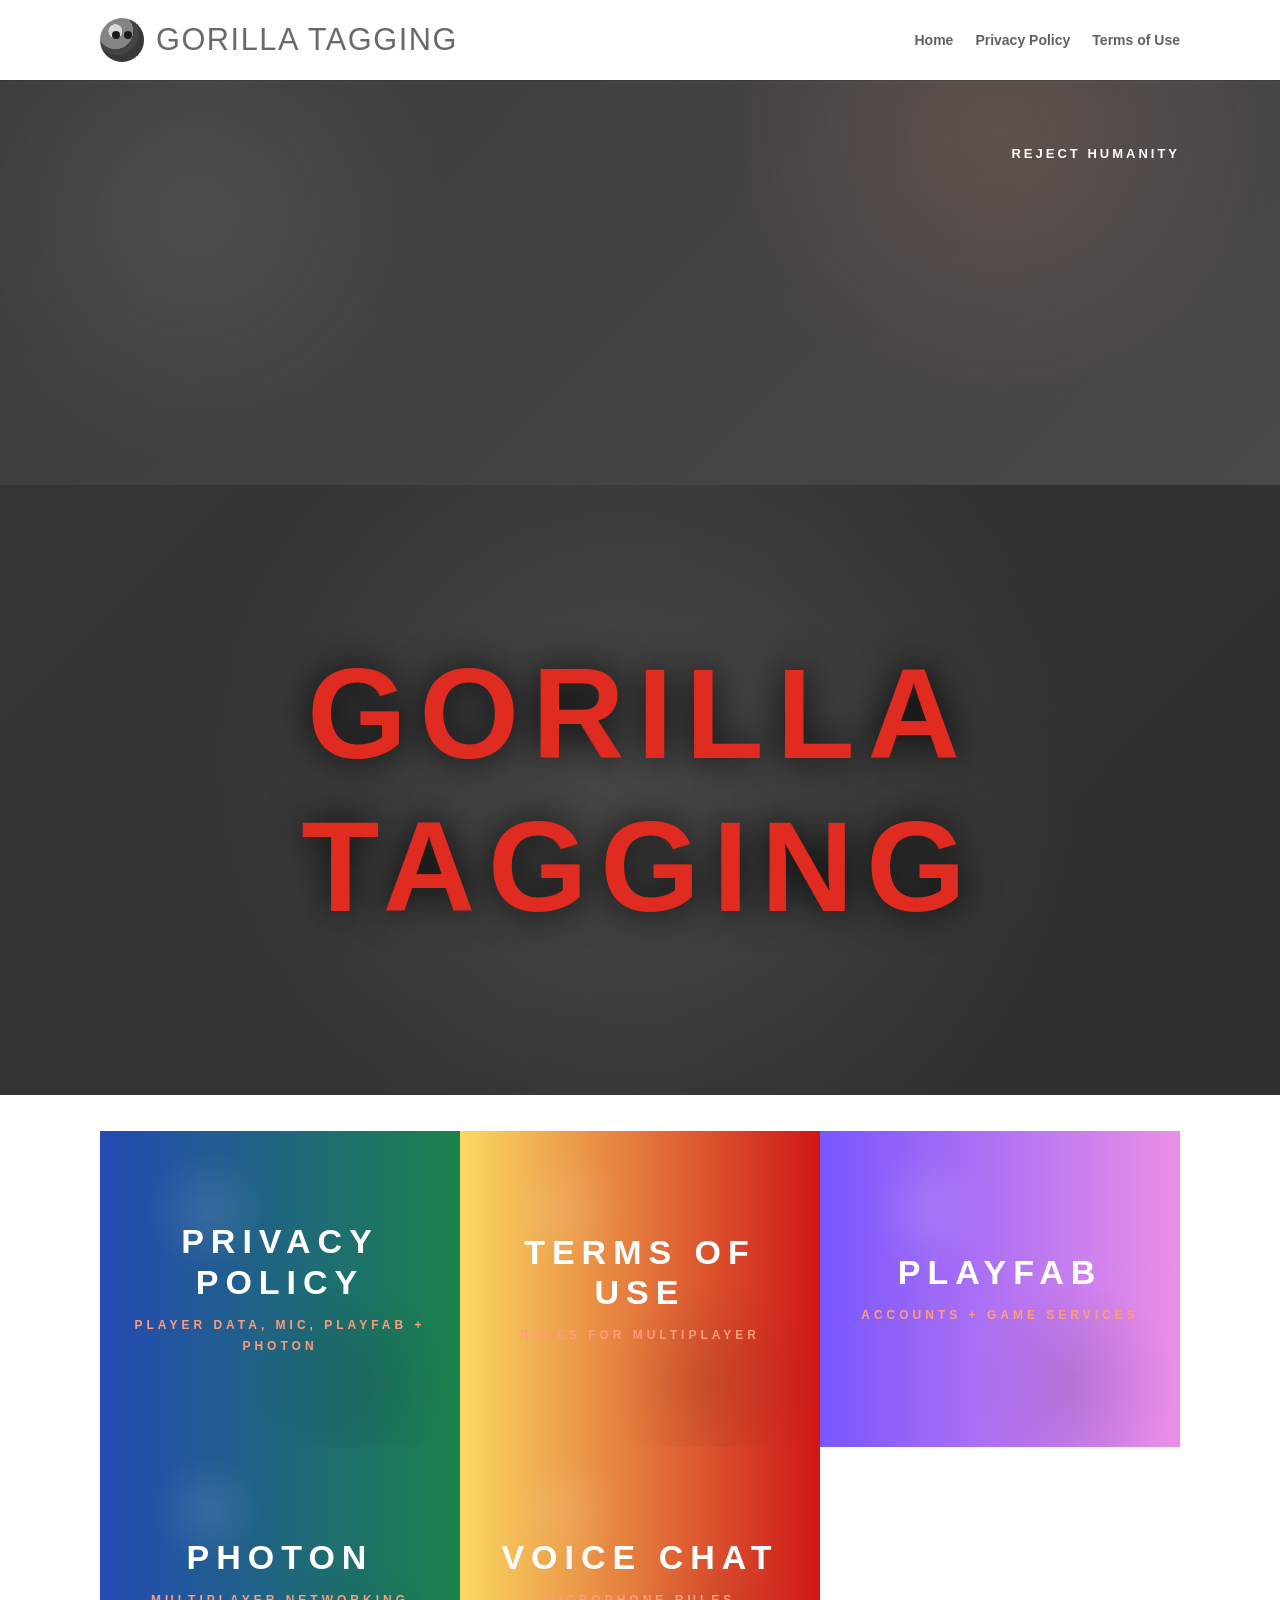
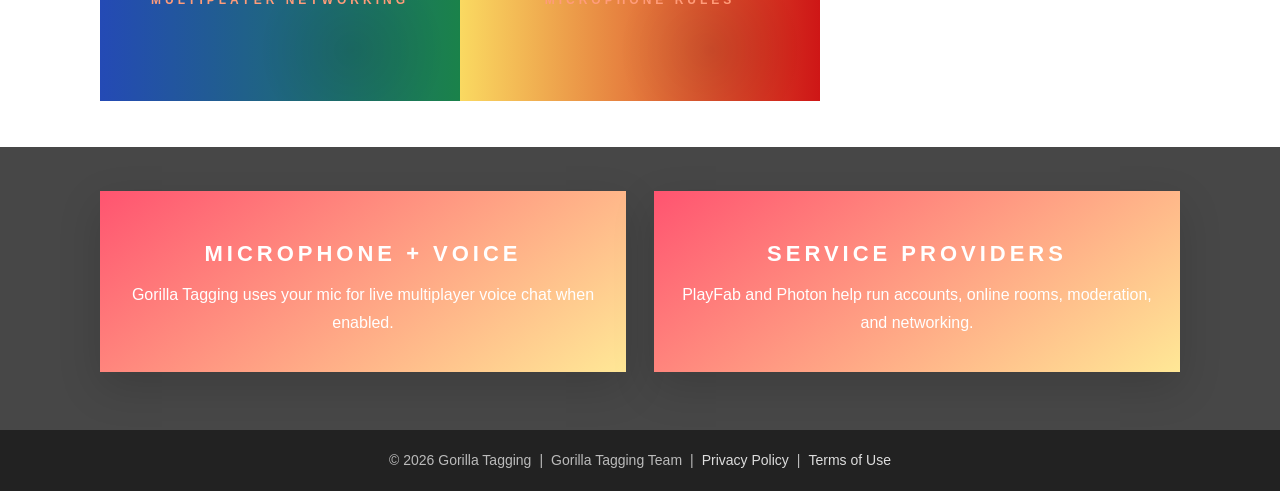
<file: index.html>
<!DOCTYPE html>
<html lang="en-US">
<head>
  <meta charset="UTF-8">
  <meta name="viewport" content="width=device-width, initial-scale=1.0">
  <meta name="description" content="Official policy site for the VR multiplayer game Gorilla Tagging.">
  <title>Gorilla Tagging | Reject Humanity</title>
  <link rel="icon" href="assets/favicon.svg" type="image/svg+xml">
  <link rel="stylesheet" href="assets/style.css">
</head>
<body>
<header id="main-header">
  <div class="container navbar">
    <a class="logo" href="./" aria-label="Gorilla Tagging home">
      <span class="logo-mark" aria-hidden="true"></span>
      <span>Gorilla Tagging</span>
    </a>
    <button class="menu-toggle" aria-label="Open navigation" aria-expanded="false">Select Page ☰</button>
    <ul class="navlinks">
      <li><a href="./">Home</a></li>
      <li><a href="privacy-policy/">Privacy Policy</a></li>
      <li><a href="terms-of-use/">Terms of Use</a></li>
    </ul>
  </div>
</header>
<main>
  <section class="hero-top">
    <h2 class="reject">Reject Humanity</h2>
  </section>
  <section class="brand-section" aria-labelledby="brand-title">
    <h1 id="brand-title">Gorilla Tagging</h1>
  </section>
  <section class="tile-section" aria-label="Helpful links">
    <div class="container tile-grid">
      <a class="tile" href="privacy-policy/"><span><h2>Privacy Policy</h2><small>Player data, mic, PlayFab + Photon</small></span></a>
      <a class="tile" href="terms-of-use/"><span><h2>Terms of Use</h2><small>Rules for multiplayer</small></span></a>
      <a class="tile" href="https://developer.microsoft.com/en-us/games/products/playfab/" rel="noopener"><span><h2>PlayFab</h2><small>Accounts + game services</small></span></a>
      <a class="tile" href="https://www.photonengine.com/" rel="noopener"><span><h2>Photon</h2><small>Multiplayer networking</small></span></a>
      <a class="tile" href="terms-of-use/#voice-chat"><span><h2>Voice Chat</h2><small>Microphone rules</small></span></a>
    </div>
  </section>
  <section class="info-band">
    <div class="container info-grid">
      <a class="info-card" href="privacy-policy/#microphone-and-voice-chat"><h2>Microphone + Voice</h2><p>Gorilla Tagging uses your mic for live multiplayer voice chat when enabled.</p></a>
      <a class="info-card" href="privacy-policy/#third-party-services"><h2>Service Providers</h2><p>PlayFab and Photon help run accounts, online rooms, moderation, and networking.</p></a>
    </div>
  </section>
</main>
<footer id="main-footer">
  <div class="container footerline">
    <span>© 2026 Gorilla Tagging</span><span>|</span>
    <span>Gorilla Tagging Team</span><span>|</span>
    <a href="privacy-policy/">Privacy Policy</a><span>|</span>
    <a href="terms-of-use/">Terms of Use</a>
  </div>
</footer>
<script src="assets/site.js"></script>
</body>
</html>
</file>
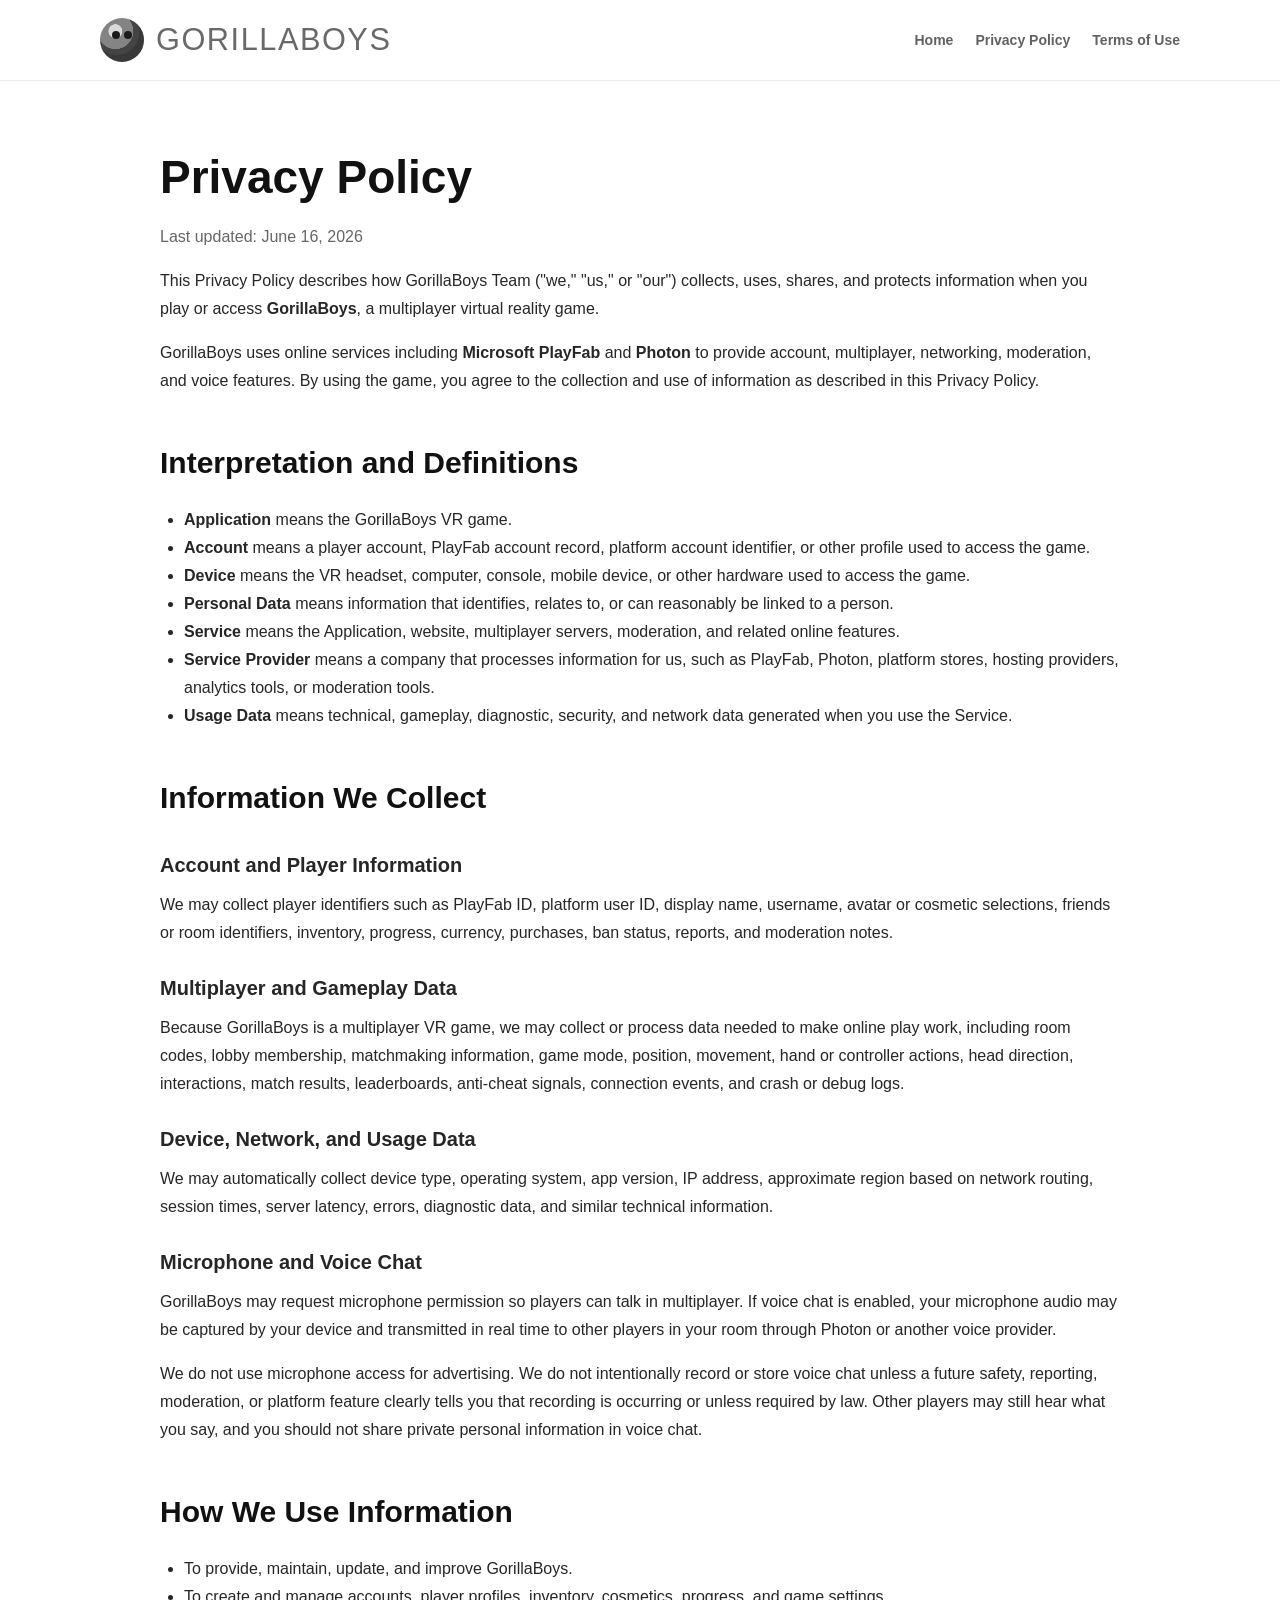
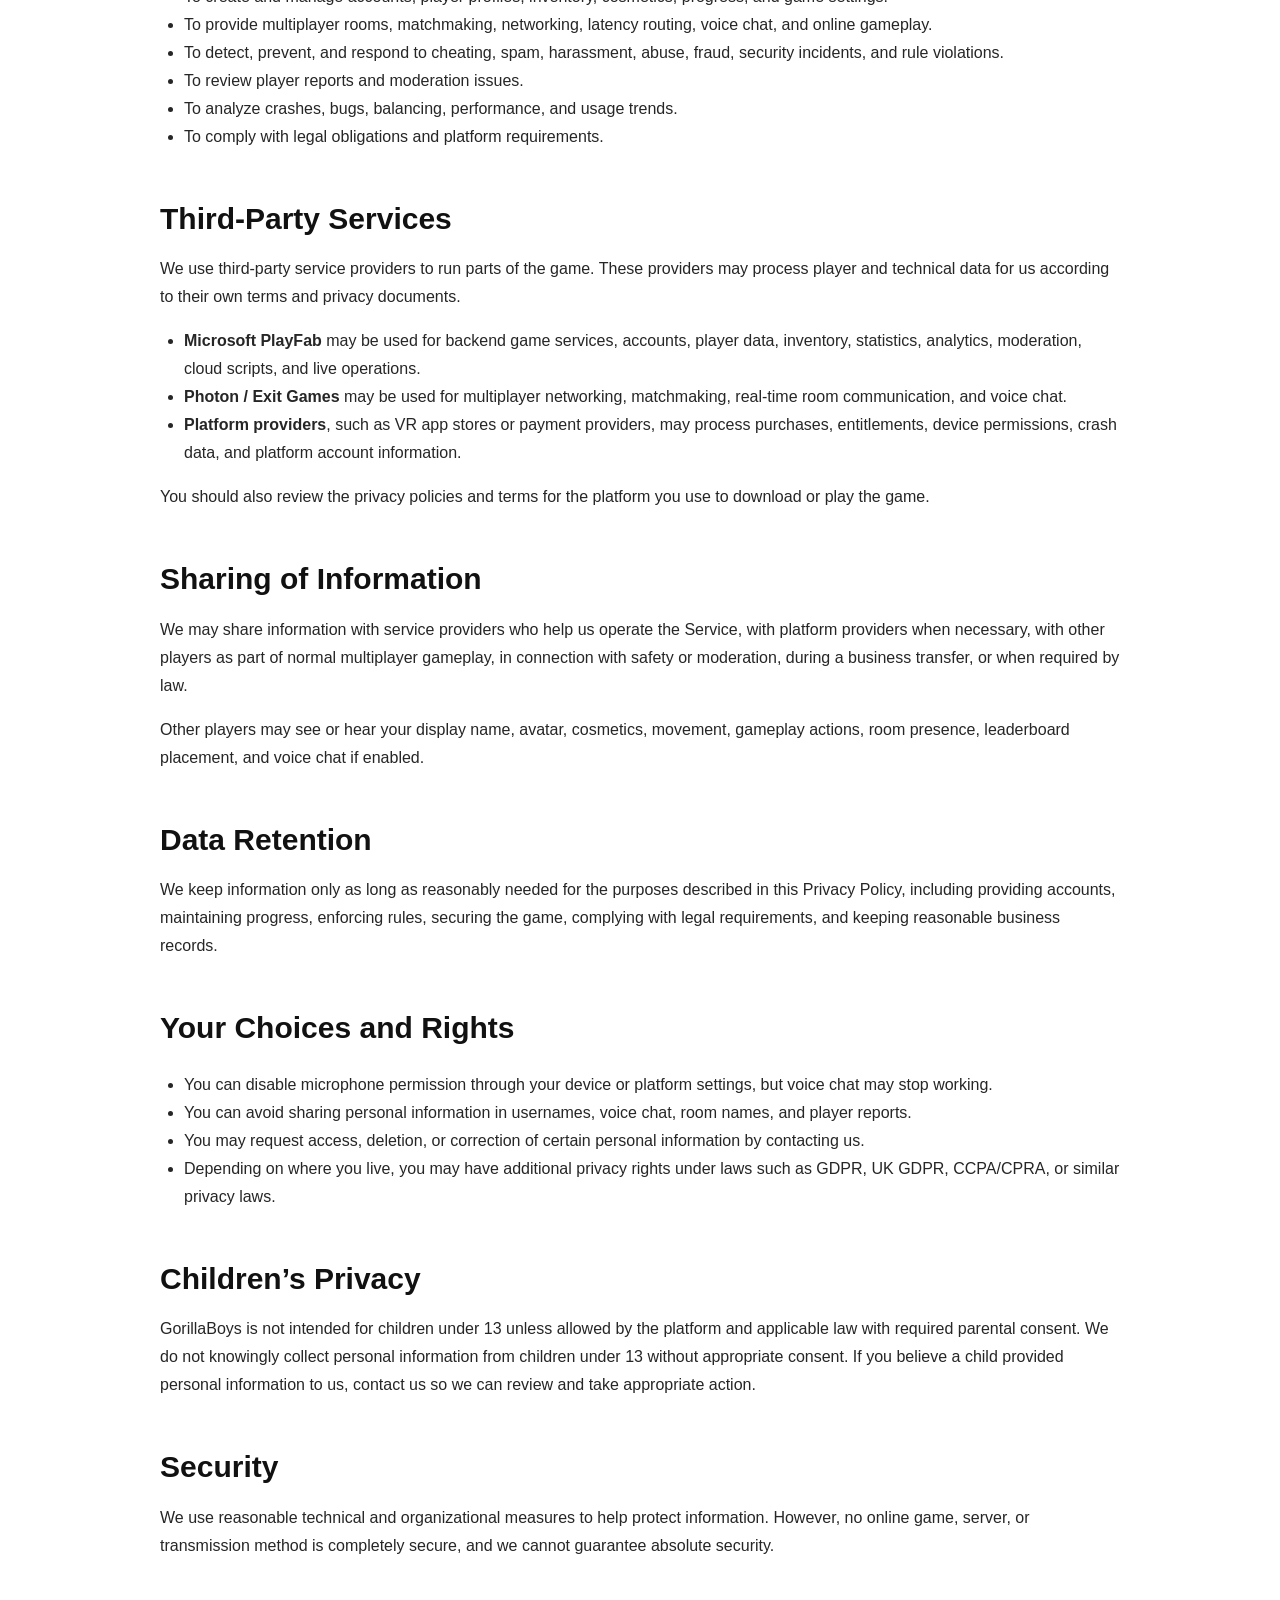
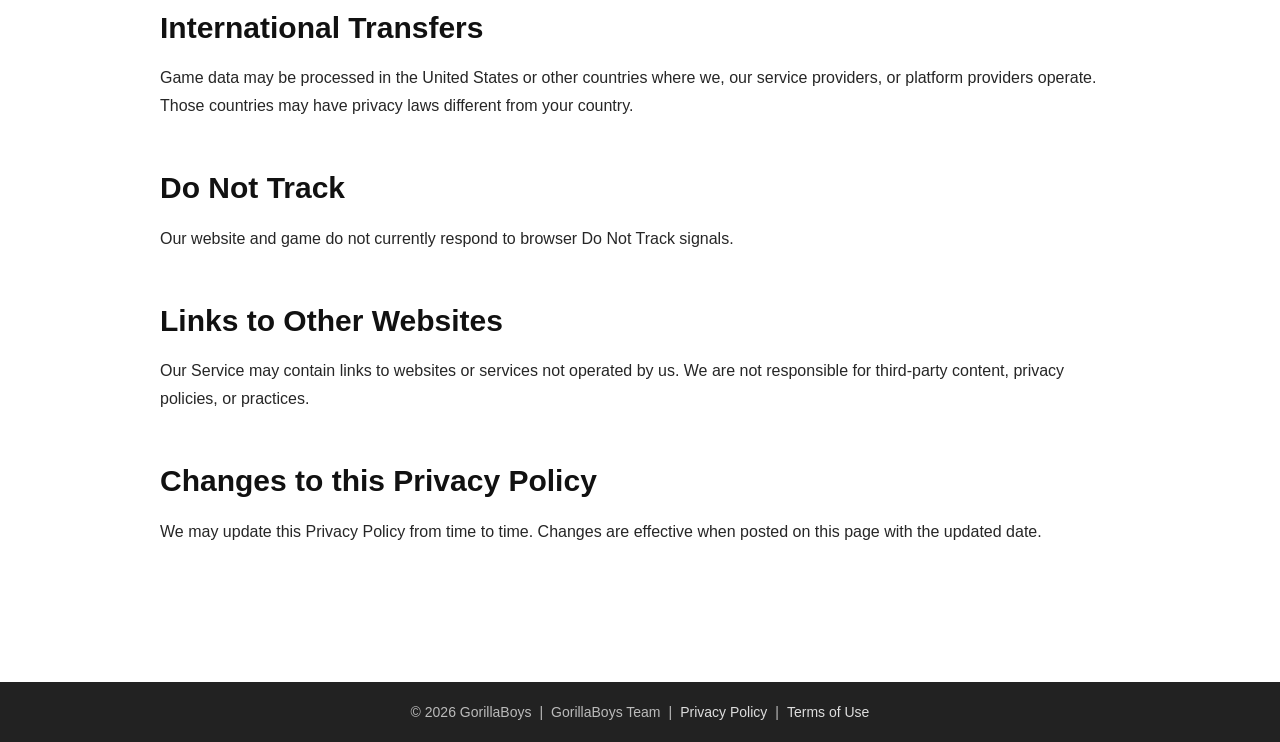
<file: privacy-policy/index.html>
<!DOCTYPE html>
<html lang="en-US">
<head>
  <meta charset="UTF-8">
  <meta name="viewport" content="width=device-width, initial-scale=1.0">
  <meta name="description" content="Privacy Policy for GorillaBoys, a multiplayer VR game using PlayFab, Photon, and microphone voice chat.">
  <title>Privacy Policy | GorillaBoys</title>
  <link rel="icon" href="../assets/favicon.svg" type="image/svg+xml">
  <link rel="stylesheet" href="../assets/style.css">
</head>
<body>
<header id="main-header">
  <div class="container navbar">
    <a class="logo" href="../" aria-label="GorillaBoys home">
      <span class="logo-mark" aria-hidden="true"></span>
      <span>GorillaBoys</span>
    </a>
    <button class="menu-toggle" aria-label="Open navigation" aria-expanded="false">Select Page ☰</button>
    <ul class="navlinks">
      <li><a href="../">Home</a></li>
      <li><a href="../privacy-policy/" aria-current="page">Privacy Policy</a></li>
      <li><a href="../terms-of-use/">Terms of Use</a></li>
    </ul>
  </div>
</header>

<main class="legal-page">
  <article class="legal-wrap">

    <h1>Privacy Policy</h1>
    <p class="updated">Last updated: June 16, 2026</p>

    <p>This Privacy Policy describes how GorillaBoys Team ("we," "us," or "our") collects, uses, shares, and protects information when you play or access <strong>GorillaBoys</strong>, a multiplayer virtual reality game.</p>

    <p>GorillaBoys uses online services including <strong>Microsoft PlayFab</strong> and <strong>Photon</strong> to provide account, multiplayer, networking, moderation, and voice features. By using the game, you agree to the collection and use of information as described in this Privacy Policy.</p>

    <h2>Interpretation and Definitions</h2>
    <ul>
      <li><strong>Application</strong> means the GorillaBoys VR game.</li>
      <li><strong>Account</strong> means a player account, PlayFab account record, platform account identifier, or other profile used to access the game.</li>
      <li><strong>Device</strong> means the VR headset, computer, console, mobile device, or other hardware used to access the game.</li>
      <li><strong>Personal Data</strong> means information that identifies, relates to, or can reasonably be linked to a person.</li>
      <li><strong>Service</strong> means the Application, website, multiplayer servers, moderation, and related online features.</li>
      <li><strong>Service Provider</strong> means a company that processes information for us, such as PlayFab, Photon, platform stores, hosting providers, analytics tools, or moderation tools.</li>
      <li><strong>Usage Data</strong> means technical, gameplay, diagnostic, security, and network data generated when you use the Service.</li>
    </ul>

    <h2>Information We Collect</h2>

    <h3>Account and Player Information</h3>
    <p>We may collect player identifiers such as PlayFab ID, platform user ID, display name, username, avatar or cosmetic selections, friends or room identifiers, inventory, progress, currency, purchases, ban status, reports, and moderation notes.</p>

    <h3>Multiplayer and Gameplay Data</h3>
    <p>Because GorillaBoys is a multiplayer VR game, we may collect or process data needed to make online play work, including room codes, lobby membership, matchmaking information, game mode, position, movement, hand or controller actions, head direction, interactions, match results, leaderboards, anti-cheat signals, connection events, and crash or debug logs.</p>

    <h3>Device, Network, and Usage Data</h3>
    <p>We may automatically collect device type, operating system, app version, IP address, approximate region based on network routing, session times, server latency, errors, diagnostic data, and similar technical information.</p>

    <h3 id="microphone-and-voice-chat">Microphone and Voice Chat</h3>
    <p>GorillaBoys may request microphone permission so players can talk in multiplayer. If voice chat is enabled, your microphone audio may be captured by your device and transmitted in real time to other players in your room through Photon or another voice provider.</p>

    <p>We do not use microphone access for advertising. We do not intentionally record or store voice chat unless a future safety, reporting, moderation, or platform feature clearly tells you that recording is occurring or unless required by law. Other players may still hear what you say, and you should not share private personal information in voice chat.</p>

    <h2>How We Use Information</h2>
    <ul>
      <li>To provide, maintain, update, and improve GorillaBoys.</li>
      <li>To create and manage accounts, player profiles, inventory, cosmetics, progress, and game settings.</li>
      <li>To provide multiplayer rooms, matchmaking, networking, latency routing, voice chat, and online gameplay.</li>
      <li>To detect, prevent, and respond to cheating, spam, harassment, abuse, fraud, security incidents, and rule violations.</li>
      <li>To review player reports and moderation issues.</li>
      <li>To analyze crashes, bugs, balancing, performance, and usage trends.</li>
      <li>To comply with legal obligations and platform requirements.</li>
    </ul>

    <h2 id="third-party-services">Third-Party Services</h2>
    <p>We use third-party service providers to run parts of the game. These providers may process player and technical data for us according to their own terms and privacy documents.</p>

    <ul>
      <li><strong>Microsoft PlayFab</strong> may be used for backend game services, accounts, player data, inventory, statistics, analytics, moderation, cloud scripts, and live operations.</li>
      <li><strong>Photon / Exit Games</strong> may be used for multiplayer networking, matchmaking, real-time room communication, and voice chat.</li>
      <li><strong>Platform providers</strong>, such as VR app stores or payment providers, may process purchases, entitlements, device permissions, crash data, and platform account information.</li>
    </ul>

    <p>You should also review the privacy policies and terms for the platform you use to download or play the game.</p>

    <h2>Sharing of Information</h2>
    <p>We may share information with service providers who help us operate the Service, with platform providers when necessary, with other players as part of normal multiplayer gameplay, in connection with safety or moderation, during a business transfer, or when required by law.</p>

    <p>Other players may see or hear your display name, avatar, cosmetics, movement, gameplay actions, room presence, leaderboard placement, and voice chat if enabled.</p>

    <h2>Data Retention</h2>
    <p>We keep information only as long as reasonably needed for the purposes described in this Privacy Policy, including providing accounts, maintaining progress, enforcing rules, securing the game, complying with legal requirements, and keeping reasonable business records.</p>

    <h2>Your Choices and Rights</h2>
    <ul>
      <li>You can disable microphone permission through your device or platform settings, but voice chat may stop working.</li>
      <li>You can avoid sharing personal information in usernames, voice chat, room names, and player reports.</li>
      <li>You may request access, deletion, or correction of certain personal information by contacting us.</li>
      <li>Depending on where you live, you may have additional privacy rights under laws such as GDPR, UK GDPR, CCPA/CPRA, or similar privacy laws.</li>
    </ul>

    <h2>Children’s Privacy</h2>
    <p>GorillaBoys is not intended for children under 13 unless allowed by the platform and applicable law with required parental consent. We do not knowingly collect personal information from children under 13 without appropriate consent. If you believe a child provided personal information to us, contact us so we can review and take appropriate action.</p>

    <h2>Security</h2>
    <p>We use reasonable technical and organizational measures to help protect information. However, no online game, server, or transmission method is completely secure, and we cannot guarantee absolute security.</p>

    <h2>International Transfers</h2>
    <p>Game data may be processed in the United States or other countries where we, our service providers, or platform providers operate. Those countries may have privacy laws different from your country.</p>

    <h2>Do Not Track</h2>
    <p>Our website and game do not currently respond to browser Do Not Track signals.</p>

    <h2>Links to Other Websites</h2>
    <p>Our Service may contain links to websites or services not operated by us. We are not responsible for third-party content, privacy policies, or practices.</p>

    <h2>Changes to this Privacy Policy</h2>
    <p>We may update this Privacy Policy from time to time. Changes are effective when posted on this page with the updated date.</p>

  </article>
</main>

<footer id="main-footer">
  <div class="container footerline">
    <span>© 2026 GorillaBoys</span><span>|</span>
    <span>GorillaBoys Team</span><span>|</span>
    <a href="../privacy-policy/">Privacy Policy</a><span>|</span>
    <a href="../terms-of-use/">Terms of Use</a>
  </div>
</footer>

<script src="../assets/site.js"></script>
</body>
</html>
</file>
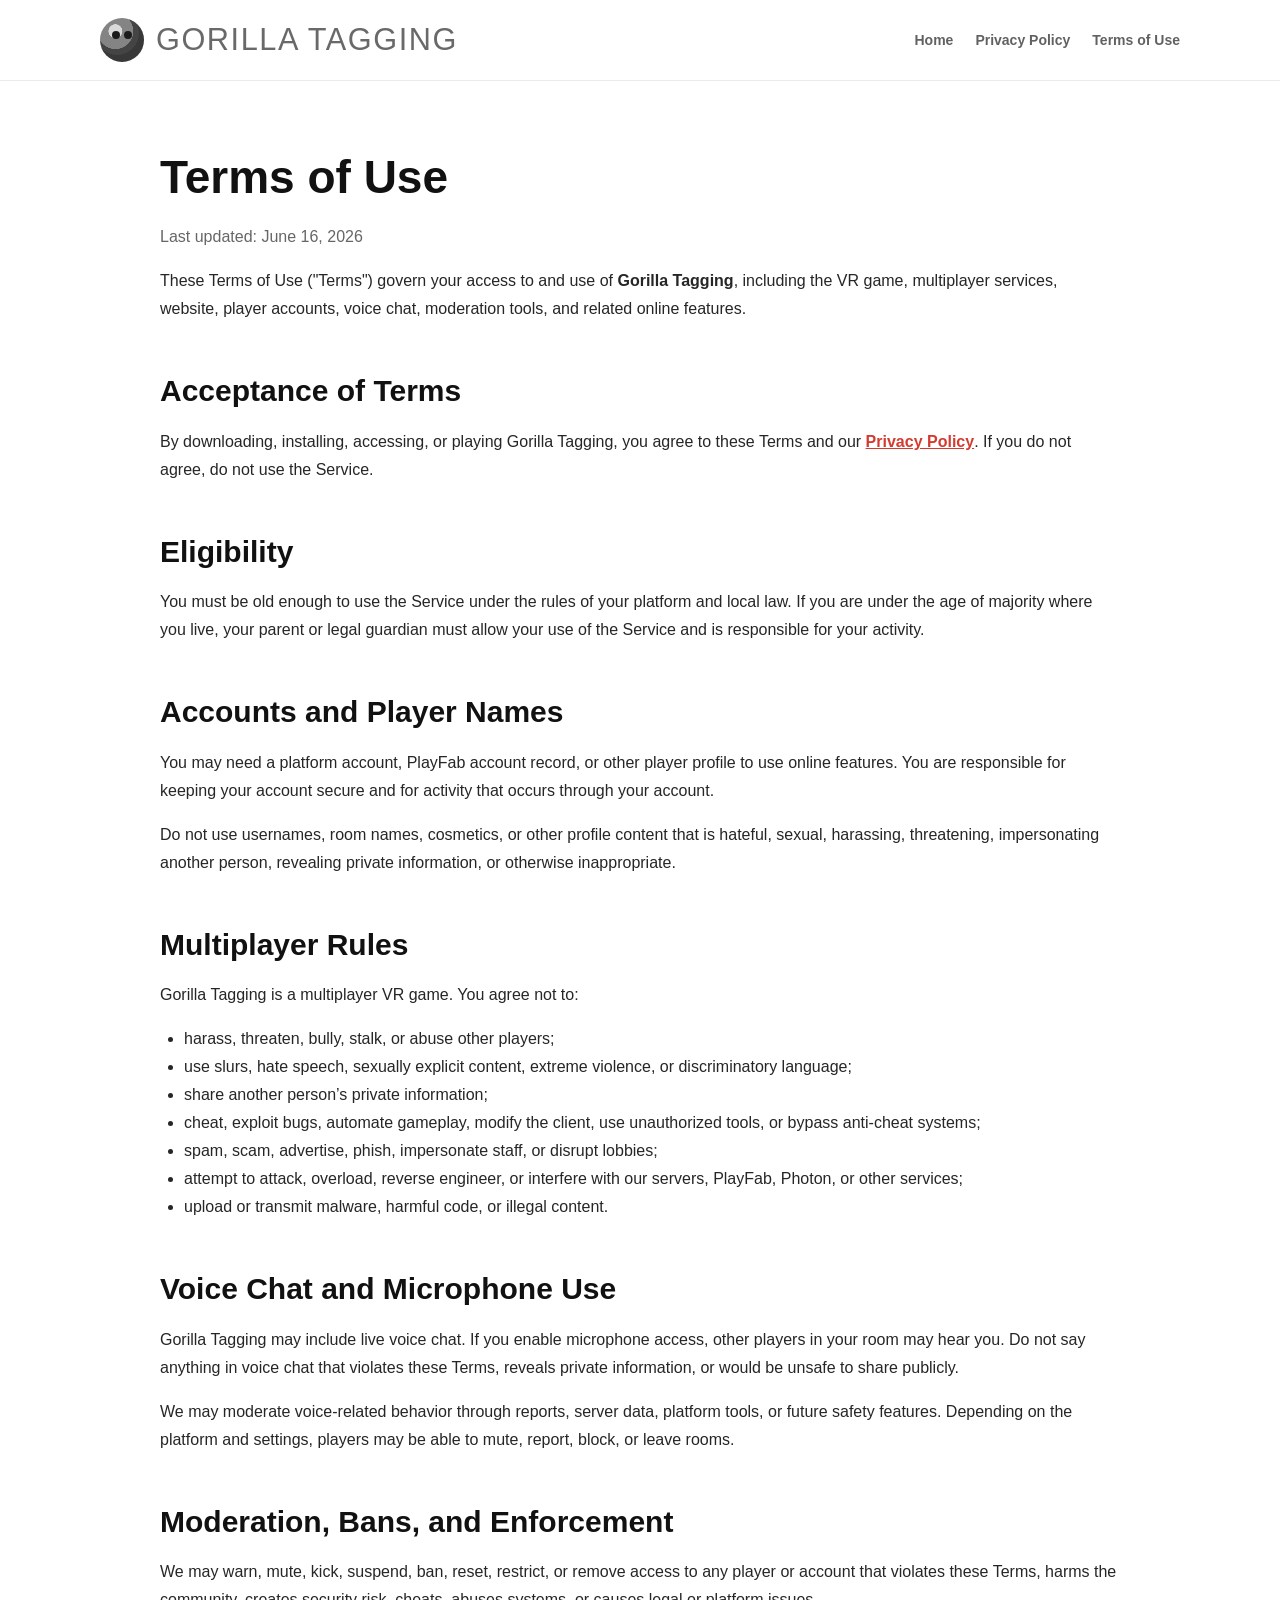
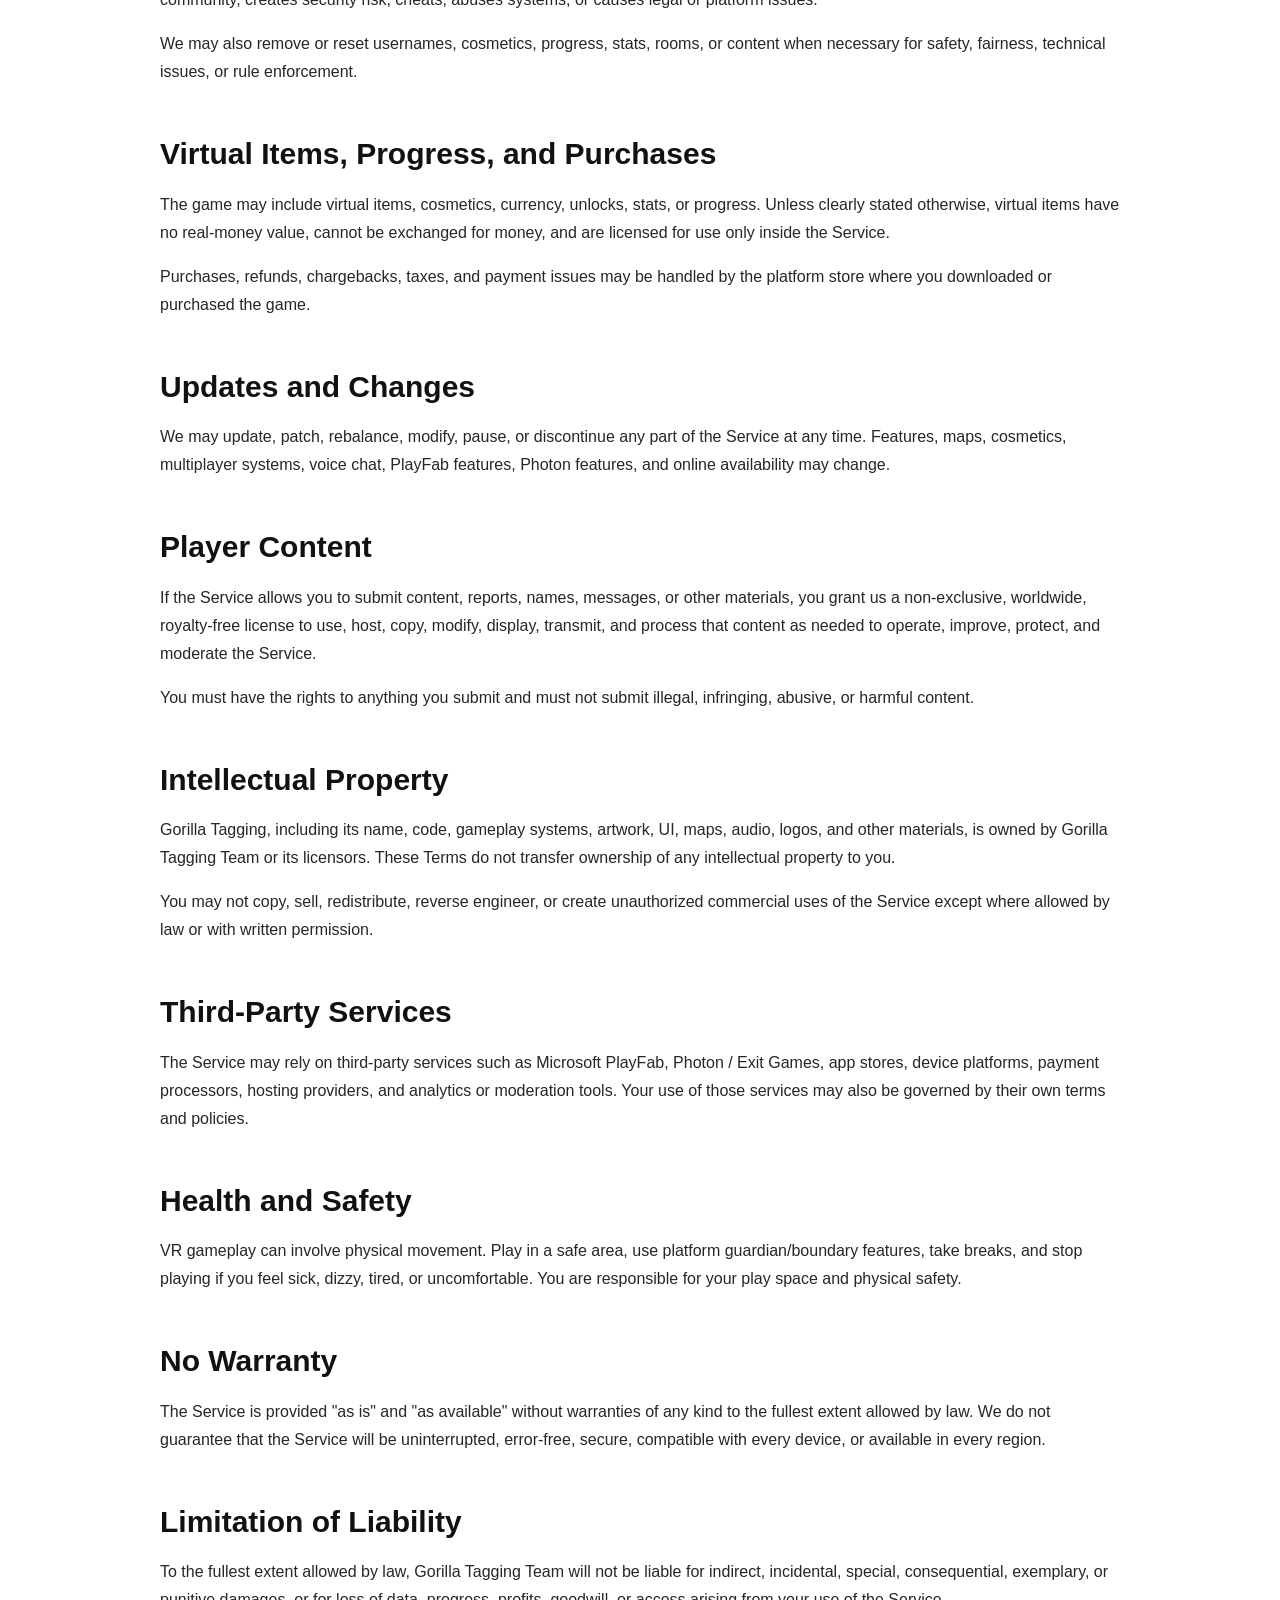
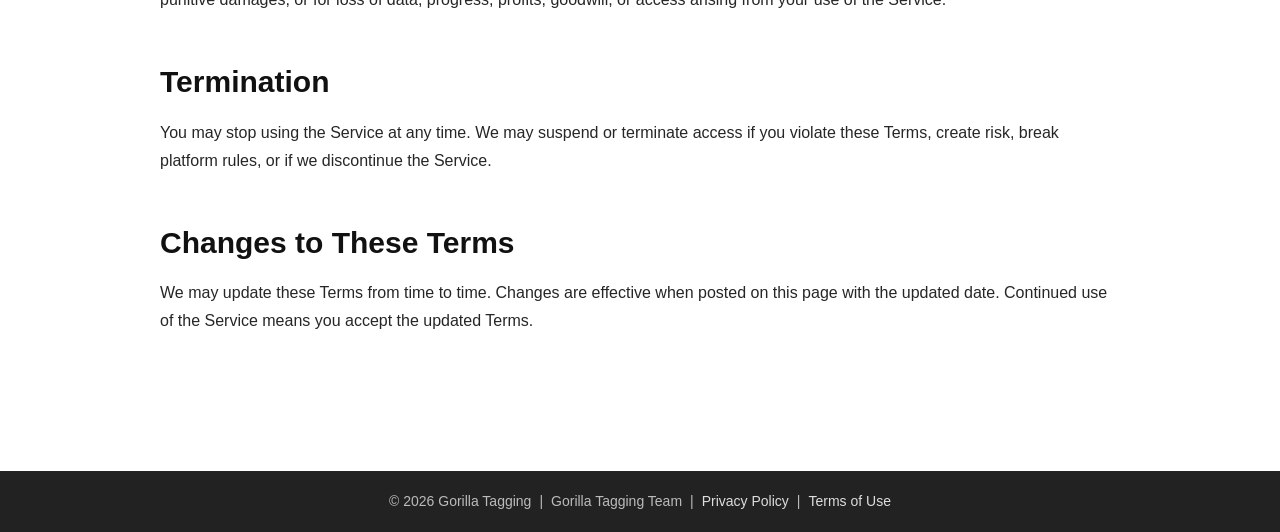
<file: terms-of-use/index.html>
<!DOCTYPE html>
<html lang="en-US">
<head>
  <meta charset="UTF-8">
  <meta name="viewport" content="width=device-width, initial-scale=1.0">
  <meta name="description" content="Terms of Use for Gorilla Tagging, a multiplayer VR game with voice chat.">
  <title>Terms of Use | Gorilla Tagging</title>
  <link rel="icon" href="../assets/favicon.svg" type="image/svg+xml">
  <link rel="stylesheet" href="../assets/style.css">
</head>
<body>
<header id="main-header">
  <div class="container navbar">
    <a class="logo" href="../" aria-label="Gorilla Tagging home">
      <span class="logo-mark" aria-hidden="true"></span>
      <span>Gorilla Tagging</span>
    </a>
    <button class="menu-toggle" aria-label="Open navigation" aria-expanded="false">Select Page ☰</button>
    <ul class="navlinks">
      <li><a href="../">Home</a></li>
      <li><a href="../privacy-policy/">Privacy Policy</a></li>
      <li><a href="../terms-of-use/" aria-current="page">Terms of Use</a></li>
    </ul>
  </div>
</header>
<main class="legal-page">
  <article class="legal-wrap">

<h1>Terms of Use</h1>
<p class="updated">Last updated: June 16, 2026</p>
<p>These Terms of Use ("Terms") govern your access to and use of <strong>Gorilla Tagging</strong>, including the VR game, multiplayer services, website, player accounts, voice chat, moderation tools, and related online features.</p>

<h2>Acceptance of Terms</h2>
<p>By downloading, installing, accessing, or playing Gorilla Tagging, you agree to these Terms and our <a href="../privacy-policy/">Privacy Policy</a>. If you do not agree, do not use the Service.</p>

<h2>Eligibility</h2>
<p>You must be old enough to use the Service under the rules of your platform and local law. If you are under the age of majority where you live, your parent or legal guardian must allow your use of the Service and is responsible for your activity.</p>

<h2>Accounts and Player Names</h2>
<p>You may need a platform account, PlayFab account record, or other player profile to use online features. You are responsible for keeping your account secure and for activity that occurs through your account.</p>
<p>Do not use usernames, room names, cosmetics, or other profile content that is hateful, sexual, harassing, threatening, impersonating another person, revealing private information, or otherwise inappropriate.</p>

<h2>Multiplayer Rules</h2>
<p>Gorilla Tagging is a multiplayer VR game. You agree not to:</p>
<ul>
  <li>harass, threaten, bully, stalk, or abuse other players;</li>
  <li>use slurs, hate speech, sexually explicit content, extreme violence, or discriminatory language;</li>
  <li>share another person’s private information;</li>
  <li>cheat, exploit bugs, automate gameplay, modify the client, use unauthorized tools, or bypass anti-cheat systems;</li>
  <li>spam, scam, advertise, phish, impersonate staff, or disrupt lobbies;</li>
  <li>attempt to attack, overload, reverse engineer, or interfere with our servers, PlayFab, Photon, or other services;</li>
  <li>upload or transmit malware, harmful code, or illegal content.</li>
</ul>

<h2 id="voice-chat">Voice Chat and Microphone Use</h2>
<p>Gorilla Tagging may include live voice chat. If you enable microphone access, other players in your room may hear you. Do not say anything in voice chat that violates these Terms, reveals private information, or would be unsafe to share publicly.</p>
<p>We may moderate voice-related behavior through reports, server data, platform tools, or future safety features. Depending on the platform and settings, players may be able to mute, report, block, or leave rooms.</p>

<h2>Moderation, Bans, and Enforcement</h2>
<p>We may warn, mute, kick, suspend, ban, reset, restrict, or remove access to any player or account that violates these Terms, harms the community, creates security risk, cheats, abuses systems, or causes legal or platform issues.</p>
<p>We may also remove or reset usernames, cosmetics, progress, stats, rooms, or content when necessary for safety, fairness, technical issues, or rule enforcement.</p>

<h2>Virtual Items, Progress, and Purchases</h2>
<p>The game may include virtual items, cosmetics, currency, unlocks, stats, or progress. Unless clearly stated otherwise, virtual items have no real-money value, cannot be exchanged for money, and are licensed for use only inside the Service.</p>
<p>Purchases, refunds, chargebacks, taxes, and payment issues may be handled by the platform store where you downloaded or purchased the game.</p>

<h2>Updates and Changes</h2>
<p>We may update, patch, rebalance, modify, pause, or discontinue any part of the Service at any time. Features, maps, cosmetics, multiplayer systems, voice chat, PlayFab features, Photon features, and online availability may change.</p>

<h2>Player Content</h2>
<p>If the Service allows you to submit content, reports, names, messages, or other materials, you grant us a non-exclusive, worldwide, royalty-free license to use, host, copy, modify, display, transmit, and process that content as needed to operate, improve, protect, and moderate the Service.</p>
<p>You must have the rights to anything you submit and must not submit illegal, infringing, abusive, or harmful content.</p>

<h2>Intellectual Property</h2>
<p>Gorilla Tagging, including its name, code, gameplay systems, artwork, UI, maps, audio, logos, and other materials, is owned by Gorilla Tagging Team or its licensors. These Terms do not transfer ownership of any intellectual property to you.</p>
<p>You may not copy, sell, redistribute, reverse engineer, or create unauthorized commercial uses of the Service except where allowed by law or with written permission.</p>

<h2>Third-Party Services</h2>
<p>The Service may rely on third-party services such as Microsoft PlayFab, Photon / Exit Games, app stores, device platforms, payment processors, hosting providers, and analytics or moderation tools. Your use of those services may also be governed by their own terms and policies.</p>

<h2>Health and Safety</h2>
<p>VR gameplay can involve physical movement. Play in a safe area, use platform guardian/boundary features, take breaks, and stop playing if you feel sick, dizzy, tired, or uncomfortable. You are responsible for your play space and physical safety.</p>

<h2>No Warranty</h2>
<p>The Service is provided "as is" and "as available" without warranties of any kind to the fullest extent allowed by law. We do not guarantee that the Service will be uninterrupted, error-free, secure, compatible with every device, or available in every region.</p>

<h2>Limitation of Liability</h2>
<p>To the fullest extent allowed by law, Gorilla Tagging Team will not be liable for indirect, incidental, special, consequential, exemplary, or punitive damages, or for loss of data, progress, profits, goodwill, or access arising from your use of the Service.</p>

<h2>Termination</h2>
<p>You may stop using the Service at any time. We may suspend or terminate access if you violate these Terms, create risk, break platform rules, or if we discontinue the Service.</p>

<h2>Changes to These Terms</h2>
<p>We may update these Terms from time to time. Changes are effective when posted on this page with the updated date. Continued use of the Service means you accept the updated Terms.</p>

  </article>
</main>
<footer id="main-footer">
  <div class="container footerline">
    <span>© 2026 Gorilla Tagging</span><span>|</span>
    <span>Gorilla Tagging Team</span><span>|</span>
    <a href="../privacy-policy/">Privacy Policy</a><span>|</span>
    <a href="../terms-of-use/">Terms of Use</a>
  </div>
</footer>
<script src="../assets/site.js"></script>
</body>
</html>
</file>
<file: assets/style.css>
:root {
  --header-h: 80px;
  --dark: #474747;
  --darker: #202020;
  --text: #262626;
  --muted: #666;
  --red: #e02b20;
  --orange: #ff9c7a;
  --paper: #ffffff;
  --max: 1080px;
}
* { box-sizing: border-box; }
html { scroll-behavior: smooth; }
body {
  margin: 0;
  color: var(--text);
  background: #fff;
  font-family: "Open Sans", Arial, Helvetica, sans-serif;
  line-height: 1.75;
  -webkit-font-smoothing: antialiased;
  text-rendering: optimizeLegibility;
}
a { color: inherit; }
#main-header {
  position: fixed;
  inset: 0 0 auto 0;
  z-index: 999;
  min-height: var(--header-h);
  background: #fff;
  box-shadow: 0 1px 0 rgba(0,0,0,.08);
}
.container {
  width: min(92%, var(--max));
  margin: 0 auto;
  position: relative;
}
.navbar {
  min-height: var(--header-h);
  display: flex;
  align-items: center;
  justify-content: space-between;
  gap: 24px;
}
.logo {
  display: inline-flex;
  align-items: center;
  gap: 12px;
  text-decoration: none;
  color: #555;
  min-width: max-content;
}
.logo-mark {
  width: 44px;
  height: 44px;
  border-radius: 50%;
  background: radial-gradient(circle at 35% 30%, #d9d9d9 0 16%, #848484 17% 42%, #444 43% 100%);
  position: relative;
  box-shadow: inset -5px -7px 0 rgba(0,0,0,.18);
}
.logo-mark:before,
.logo-mark:after {
  content: "";
  position: absolute;
  top: 13px;
  width: 8px;
  height: 8px;
  border-radius: 50%;
  background: #1b1b1b;
}
.logo-mark:before { left: 12px; }
.logo-mark:after { right: 12px; }
.logo span:last-child {
  font-family: Impact, "Arial Black", "Fjalla One", sans-serif;
  font-size: clamp(20px, 2.4vw, 32px);
  letter-spacing: .05em;
  text-transform: uppercase;
  color: #696969;
  text-shadow: 0 1px 0 #fff;
}
.navlinks {
  display: flex;
  align-items: center;
  gap: 22px;
  list-style: none;
  margin: 0;
  padding: 0;
}
.navlinks a {
  color: rgba(0,0,0,.62);
  text-decoration: none;
  font-weight: 700;
  font-size: 14px;
  transition: color .2s ease;
}
.navlinks a:hover { color: var(--red); }
.menu-toggle {
  display: none;
  border: 0;
  background: transparent;
  font: inherit;
  color: #555;
  cursor: pointer;
  padding: 10px;
}
main { padding-top: var(--header-h); }
.hero-top {
  min-height: 34vw;
  display: flex;
  align-items: flex-start;
  justify-content: center;
  background: #494949;
  color: #fff;
  padding: 5vw 0 0;
  overflow: hidden;
  position: relative;
}
.hero-top:before {
  content: "";
  position: absolute;
  inset: 0;
  background:
    radial-gradient(circle at 15% 30%, rgba(255,255,255,.08), transparent 22%),
    radial-gradient(circle at 78% 12%, rgba(255,156,122,.15), transparent 26%),
    linear-gradient(135deg, rgba(0,0,0,.18), rgba(0,0,0,0));
}
.reject {
  position: relative;
  margin: 0;
  width: min(92%, var(--max));
  text-align: right;
  font-family: Roboto, Arial, sans-serif;
  font-size: 13px;
  letter-spacing: 3px;
  line-height: 1.5;
  font-weight: 800;
  text-transform: uppercase;
  padding-left: 25%;
}
.brand-section {
  min-height: 610px;
  margin-top: -30px;
  padding: 0;
  background: #474747;
  color: white;
  display: grid;
  place-items: center;
  position: relative;
  overflow: hidden;
}
.brand-section:before {
  content: "";
  position: absolute;
  inset: 0;
  background:
    radial-gradient(circle at center, rgba(0,0,0,.05), rgba(0,0,0,.34) 62%),
    linear-gradient(135deg, rgba(255,255,255,.06), rgba(255,255,255,0));
}
.brand-section h1 {
  position: relative;
  margin: 0;
  font-family: Impact, "Arial Black", "Fjalla One", sans-serif;
  font-size: clamp(56px, 10vw, 150px);
  letter-spacing: .1em;
  line-height: 1.2;
  text-transform: uppercase;
  color: var(--red);
  text-align: center;
  text-shadow: 0 0 .3em #000;
}
.tile-section {
  background: #fff;
  padding: 36px 0 46px;
}
.tile-grid {
  display: grid;
  grid-template-columns: repeat(3, 1fr);
  gap: 0;
}
.tile {
  min-height: 220px;
  padding: 90px 20px;
  display: grid;
  place-items: center;
  text-align: center;
  text-decoration: none;
  color: #fff;
  transition: transform .3s ease, box-shadow .3s ease;
  background-image: linear-gradient(90deg,#244ab5 0%,#1a824a 100%);
  position: relative;
  isolation: isolate;
}
.tile:before {
  content: "";
  position: absolute;
  inset: 0;
  opacity: .28;
  background:
    radial-gradient(circle at 30% 25%, rgba(255,255,255,.35), transparent 18%),
    radial-gradient(circle at 70% 80%, rgba(0,0,0,.32), transparent 28%);
  z-index: -1;
}
.tile:nth-child(2), .tile:nth-child(5) { background-image: linear-gradient(90deg,#fad961 0%,#ce1616 100%); }
.tile:nth-child(3), .tile:nth-child(6) { background-image: linear-gradient(90deg,#7856ff 0%,#eb8fe6 100%); }
.tile:hover, .tile:focus-visible {
  transform: scale(1.08);
  box-shadow: 0 40px 70px -10px rgba(0,0,0,.3);
  z-index: 2;
  outline: none;
}
.tile h2 {
  margin: 0;
  font-family: Impact, "Arial Black", "Fjalla One", sans-serif;
  font-size: clamp(22px, 3vw, 34px);
  letter-spacing: 7px;
  text-transform: uppercase;
  line-height: 1.2;
}
.tile small {
  display: block;
  margin-top: 12px;
  color: var(--orange);
  font-size: 12px;
  letter-spacing: 4px;
  text-transform: uppercase;
  font-weight: 800;
}
.info-band {
  background: #474747;
  padding: 44px 0 58px;
  color: white;
}
.info-grid {
  display: grid;
  grid-template-columns: repeat(2, 1fr);
  gap: 28px;
}
.info-card {
  background-image: linear-gradient(145deg,#ff5470 0%,#ffe896 100%);
  color: #fff;
  padding: 48px 20px 35px;
  text-align: center;
  text-decoration: none;
  box-shadow: 0 15px 40px rgba(0,0,0,.15);
}
.info-card h2 {
  margin: 0;
  font-size: 22px;
  letter-spacing: 4px;
  line-height: 1.4;
  text-transform: uppercase;
}
.info-card p { margin: 12px auto 0; max-width: 520px; }
.legal-page {
  padding: calc(var(--header-h) + 0px) 0 50px;
  background: #fff;
}
.legal-wrap {
  width: min(86%, 960px);
  margin: 0 auto;
  padding: clamp(34px, 6vw, 70px) 0;
}
.legal-wrap h1 {
  font-size: clamp(30px, 4vw, 46px);
  line-height: 1.2;
  margin: 0 0 18px;
  color: #111;
}
.legal-wrap h2 {
  font-size: clamp(22px, 3vw, 30px);
  margin: 42px 0 10px;
  color: #111;
}
.legal-wrap h3 {
  font-size: 20px;
  margin: 24px 0 8px;
}
.legal-wrap p, .legal-wrap li { font-size: 16px; }
.legal-wrap p { margin: 0 0 16px; }
.legal-wrap ul { padding-left: 24px; }
.legal-wrap a { color: #d43b2f; font-weight: 700; }
.updated { color: var(--muted); }
.notice-box {
  margin: 28px 0;
  padding: 18px 20px;
  border-left: 6px solid var(--red);
  background: #f8f8f8;
}
#main-footer {
  background: #222;
  color: #bbb;
  padding: 18px 0;
  font-size: 14px;
}
.footerline {
  display: flex;
  flex-wrap: wrap;
  gap: 8px;
  justify-content: center;
  text-align: center;
}
.footerline a { color: #ddd; text-decoration: none; }
.footerline a:hover { color: #fff; }
@media (max-width: 820px) {
  :root { --header-h: 74px; }
  .menu-toggle { display: inline-flex; }
  .navlinks {
    position: absolute;
    top: 100%;
    left: 0;
    right: 0;
    flex-direction: column;
    align-items: flex-start;
    background: #fff;
    border-top: 1px solid #eee;
    box-shadow: 0 14px 24px rgba(0,0,0,.1);
    padding: 14px 4%;
    display: none;
  }
  .navlinks.open { display: flex; }
  .tile-grid, .info-grid { grid-template-columns: 1fr; }
  .brand-section { min-height: 430px; }
  .reject { text-align: left; padding-left: 0; }
  .tile:hover, .tile:focus-visible { transform: none; }
}
</file>
